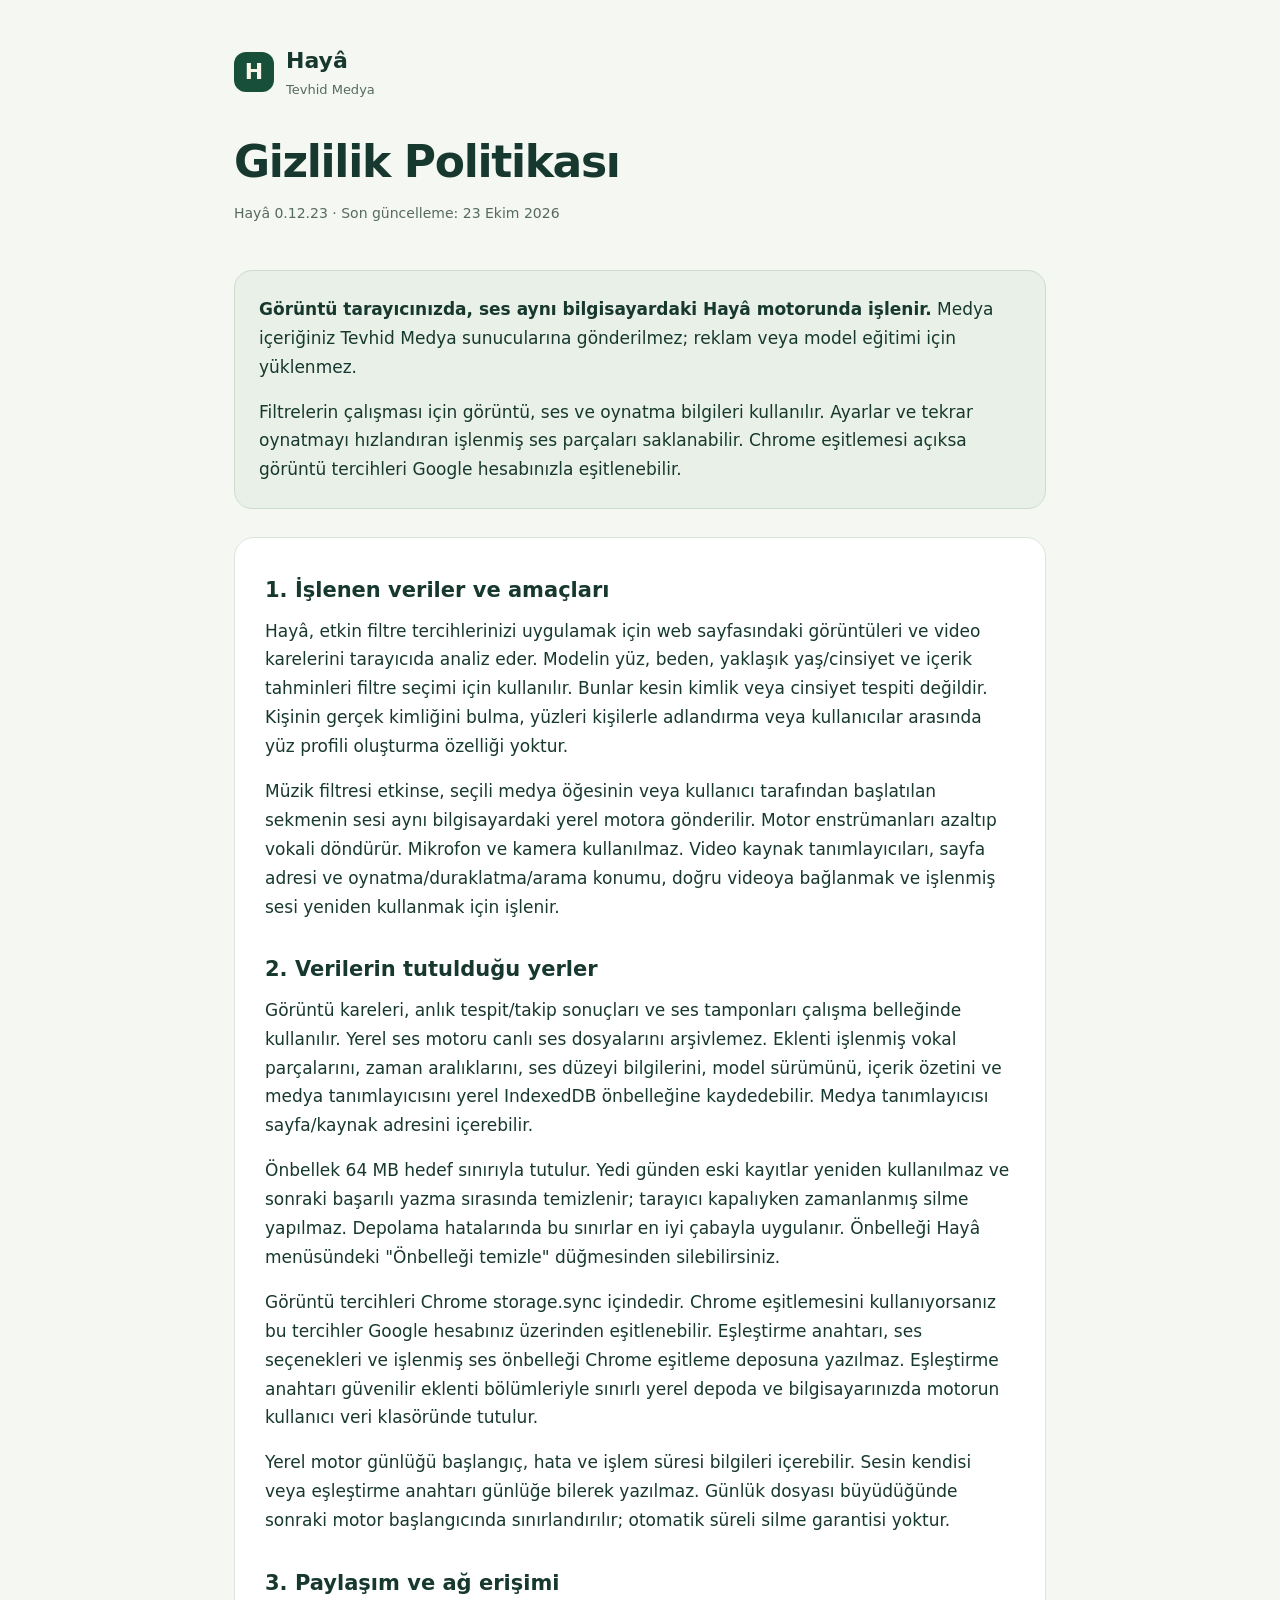
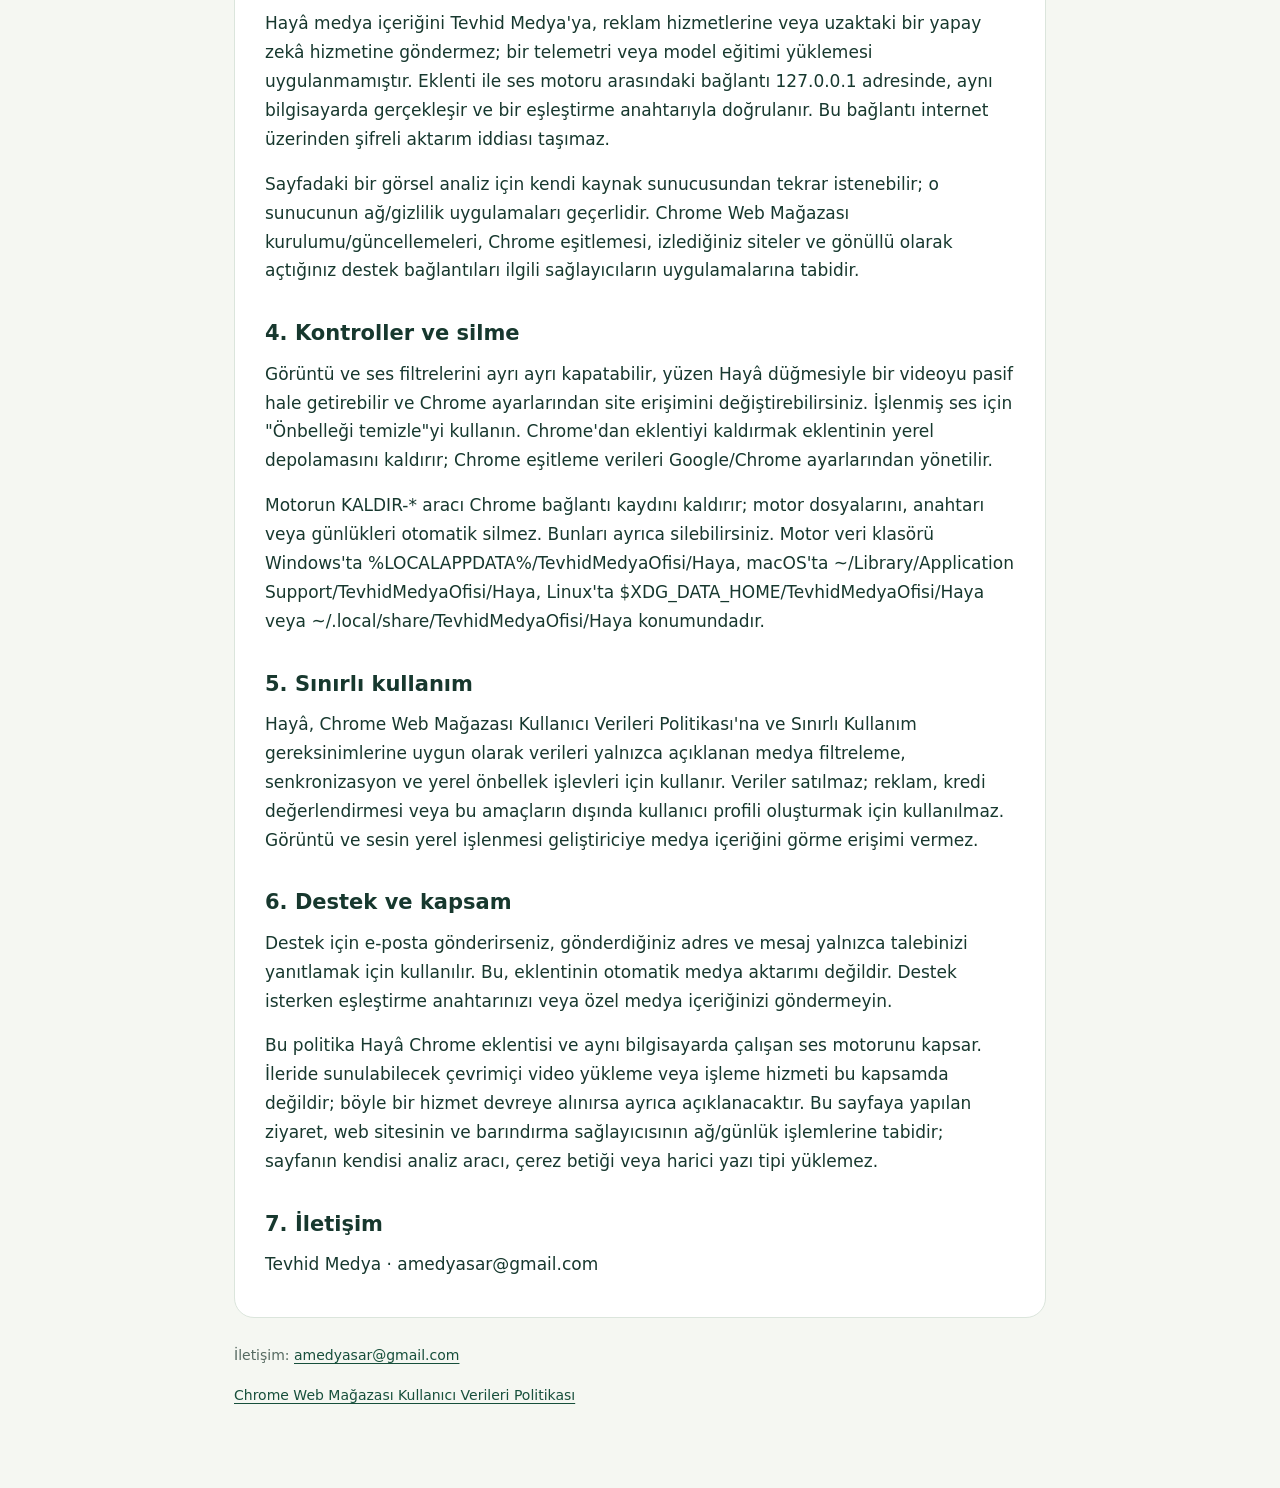
<file: index.html>
<!doctype html>
<html lang="tr"><head><meta charset="utf-8"><meta name="viewport" content="width=device-width,initial-scale=1"><meta name="color-scheme" content="light"><meta name="referrer" content="no-referrer"><meta name="description" content="Hayâ Chrome eklentisinin yerel görüntü ve ses işleme, önbellek ve gizlilik politikası. Tevhid Medya."><title>Hayâ · Gizlilik Politikası</title>
<style>
:root{color-scheme:light;--ink:#17382e;--muted:#566a61;--green:#174f3b;--line:#dbe5dc}*{box-sizing:border-box}body{margin:0;background:#f5f7f2;color:var(--ink);font:17px/1.7 system-ui,-apple-system,BlinkMacSystemFont,"Segoe UI",sans-serif}main{max-width:860px;margin:auto;padding:42px 24px 64px}.brand{display:flex;align-items:center;gap:12px;font-size:22px;font-weight:750}.mark{display:grid;place-items:center;background:var(--green);color:#faf6e8;width:40px;height:40px;border-radius:12px}.publisher{font-size:13px;color:var(--muted);font-weight:500}header{padding-bottom:28px}h1{font-size:clamp(30px,5vw,44px);line-height:1.15;letter-spacing:-.03em;margin:36px 0 14px}h2{font-size:21px;line-height:1.35;margin:34px 0 12px}p{margin:0 0 16px;overflow-wrap:anywhere}.meta{color:var(--muted);font-size:14px}.summary{padding:24px;background:#e8f0e8;border:1px solid #cddccf;border-radius:18px;margin-bottom:28px}.summary p:last-child{margin-bottom:0}article{padding:4px 30px 22px;background:white;border:1px solid var(--line);border-radius:20px}footer{margin-top:26px;font-size:14px;color:var(--muted)}a{color:var(--green);text-underline-offset:3px}a:focus-visible{outline:3px solid #8aab79;outline-offset:3px}@media(max-width:540px){main{padding:24px 16px 40px}article{padding:1px 20px 16px}.summary{padding:20px}}@media print{body{background:white}main{max-width:none;padding:0}article,.summary{border:0;padding:0}h2{break-after:avoid}p{orphans:3;widows:3}}
</style></head><body><main>
<header><div class="brand"><span class="mark" aria-hidden="true">H</span><div>Hayâ<div class="publisher">Tevhid Medya</div></div></div><h1>Gizlilik Politikası</h1><p class="meta">Hayâ 0.12.23 · Son güncelleme: <time datetime="2026-10-23">23 Ekim 2026</time></p></header>
<section class="summary" aria-label="Gizlilik özeti"><p><strong>Görüntü tarayıcınızda, ses aynı bilgisayardaki Hayâ motorunda işlenir.</strong> Medya içeriğiniz Tevhid Medya sunucularına gönderilmez; reklam veya model eğitimi için yüklenmez.</p><p>Filtrelerin çalışması için görüntü, ses ve oynatma bilgileri kullanılır. Ayarlar ve tekrar oynatmayı hızlandıran işlenmiş ses parçaları saklanabilir. Chrome eşitlemesi açıksa görüntü tercihleri Google hesabınızla eşitlenebilir.</p></section>
<article aria-label="Gizlilik politikasının tamamı">
<h2>1. İşlenen veriler ve amaçları</h2>
<p>Hayâ, etkin filtre tercihlerinizi uygulamak için web sayfasındaki görüntüleri ve video karelerini tarayıcıda analiz eder. Modelin yüz, beden, yaklaşık yaş/cinsiyet ve içerik tahminleri filtre seçimi için kullanılır. Bunlar kesin kimlik veya cinsiyet tespiti değildir. Kişinin gerçek kimliğini bulma, yüzleri kişilerle adlandırma veya kullanıcılar arasında yüz profili oluşturma özelliği yoktur.</p>
<p>Müzik filtresi etkinse, seçili medya öğesinin veya kullanıcı tarafından başlatılan sekmenin sesi aynı bilgisayardaki yerel motora gönderilir. Motor enstrümanları azaltıp vokali döndürür. Mikrofon ve kamera kullanılmaz. Video kaynak tanımlayıcıları, sayfa adresi ve oynatma/duraklatma/arama konumu, doğru videoya bağlanmak ve işlenmiş sesi yeniden kullanmak için işlenir.</p>
<h2>2. Verilerin tutulduğu yerler</h2>
<p>Görüntü kareleri, anlık tespit/takip sonuçları ve ses tamponları çalışma belleğinde kullanılır. Yerel ses motoru canlı ses dosyalarını arşivlemez. Eklenti işlenmiş vokal parçalarını, zaman aralıklarını, ses düzeyi bilgilerini, model sürümünü, içerik özetini ve medya tanımlayıcısını yerel IndexedDB önbelleğine kaydedebilir. Medya tanımlayıcısı sayfa/kaynak adresini içerebilir.</p>
<p>Önbellek 64 MB hedef sınırıyla tutulur. Yedi günden eski kayıtlar yeniden kullanılmaz ve sonraki başarılı yazma sırasında temizlenir; tarayıcı kapalıyken zamanlanmış silme yapılmaz. Depolama hatalarında bu sınırlar en iyi çabayla uygulanır. Önbelleği Hayâ menüsündeki &quot;Önbelleği temizle&quot; düğmesinden silebilirsiniz.</p>
<p>Görüntü tercihleri Chrome storage.sync içindedir. Chrome eşitlemesini kullanıyorsanız bu tercihler Google hesabınız üzerinden eşitlenebilir. Eşleştirme anahtarı, ses seçenekleri ve işlenmiş ses önbelleği Chrome eşitleme deposuna yazılmaz. Eşleştirme anahtarı güvenilir eklenti bölümleriyle sınırlı yerel depoda ve bilgisayarınızda motorun kullanıcı veri klasöründe tutulur.</p>
<p>Yerel motor günlüğü başlangıç, hata ve işlem süresi bilgileri içerebilir. Sesin kendisi veya eşleştirme anahtarı günlüğe bilerek yazılmaz. Günlük dosyası büyüdüğünde sonraki motor başlangıcında sınırlandırılır; otomatik süreli silme garantisi yoktur.</p>
<h2>3. Paylaşım ve ağ erişimi</h2>
<p>Hayâ medya içeriğini Tevhid Medya&#x27;ya, reklam hizmetlerine veya uzaktaki bir yapay zekâ hizmetine göndermez; bir telemetri veya model eğitimi yüklemesi uygulanmamıştır. Eklenti ile ses motoru arasındaki bağlantı 127.0.0.1 adresinde, aynı bilgisayarda gerçekleşir ve bir eşleştirme anahtarıyla doğrulanır. Bu bağlantı internet üzerinden şifreli aktarım iddiası taşımaz.</p>
<p>Sayfadaki bir görsel analiz için kendi kaynak sunucusundan tekrar istenebilir; o sunucunun ağ/gizlilik uygulamaları geçerlidir. Chrome Web Mağazası kurulumu/güncellemeleri, Chrome eşitlemesi, izlediğiniz siteler ve gönüllü olarak açtığınız destek bağlantıları ilgili sağlayıcıların uygulamalarına tabidir.</p>
<h2>4. Kontroller ve silme</h2>
<p>Görüntü ve ses filtrelerini ayrı ayrı kapatabilir, yüzen Hayâ düğmesiyle bir videoyu pasif hale getirebilir ve Chrome ayarlarından site erişimini değiştirebilirsiniz. İşlenmiş ses için &quot;Önbelleği temizle&quot;yi kullanın. Chrome&#x27;dan eklentiyi kaldırmak eklentinin yerel depolamasını kaldırır; Chrome eşitleme verileri Google/Chrome ayarlarından yönetilir.</p>
<p>Motorun KALDIR-* aracı Chrome bağlantı kaydını kaldırır; motor dosyalarını, anahtarı veya günlükleri otomatik silmez. Bunları ayrıca silebilirsiniz. Motor veri klasörü Windows&#x27;ta %LOCALAPPDATA%/TevhidMedyaOfisi/Haya, macOS&#x27;ta ~/Library/Application Support/TevhidMedyaOfisi/Haya, Linux&#x27;ta $XDG_DATA_HOME/TevhidMedyaOfisi/Haya veya ~/.local/share/TevhidMedyaOfisi/Haya konumundadır.</p>
<h2>5. Sınırlı kullanım</h2>
<p>Hayâ, Chrome Web Mağazası Kullanıcı Verileri Politikası&#x27;na ve Sınırlı Kullanım gereksinimlerine uygun olarak verileri yalnızca açıklanan medya filtreleme, senkronizasyon ve yerel önbellek işlevleri için kullanır. Veriler satılmaz; reklam, kredi değerlendirmesi veya bu amaçların dışında kullanıcı profili oluşturmak için kullanılmaz. Görüntü ve sesin yerel işlenmesi geliştiriciye medya içeriğini görme erişimi vermez.</p>
<h2>6. Destek ve kapsam</h2>
<p>Destek için e-posta gönderirseniz, gönderdiğiniz adres ve mesaj yalnızca talebinizi yanıtlamak için kullanılır. Bu, eklentinin otomatik medya aktarımı değildir. Destek isterken eşleştirme anahtarınızı veya özel medya içeriğinizi göndermeyin.</p>
<p>Bu politika Hayâ Chrome eklentisi ve aynı bilgisayarda çalışan ses motorunu kapsar. İleride sunulabilecek çevrimiçi video yükleme veya işleme hizmeti bu kapsamda değildir; böyle bir hizmet devreye alınırsa ayrıca açıklanacaktır. Bu sayfaya yapılan ziyaret, web sitesinin ve barındırma sağlayıcısının ağ/günlük işlemlerine tabidir; sayfanın kendisi analiz aracı, çerez betiği veya harici yazı tipi yüklemez.</p>
<h2>7. İletişim</h2>
<p>Tevhid Medya · amedyasar@gmail.com</p>
</article><footer><p>İletişim: <a href="mailto:amedyasar@gmail.com">amedyasar@gmail.com</a></p><p><a href="https://developer.chrome.com/docs/webstore/program-policies/user-data-faq" rel="noreferrer">Chrome Web Mağazası Kullanıcı Verileri Politikası</a></p></footer></main></body></html>
</file>
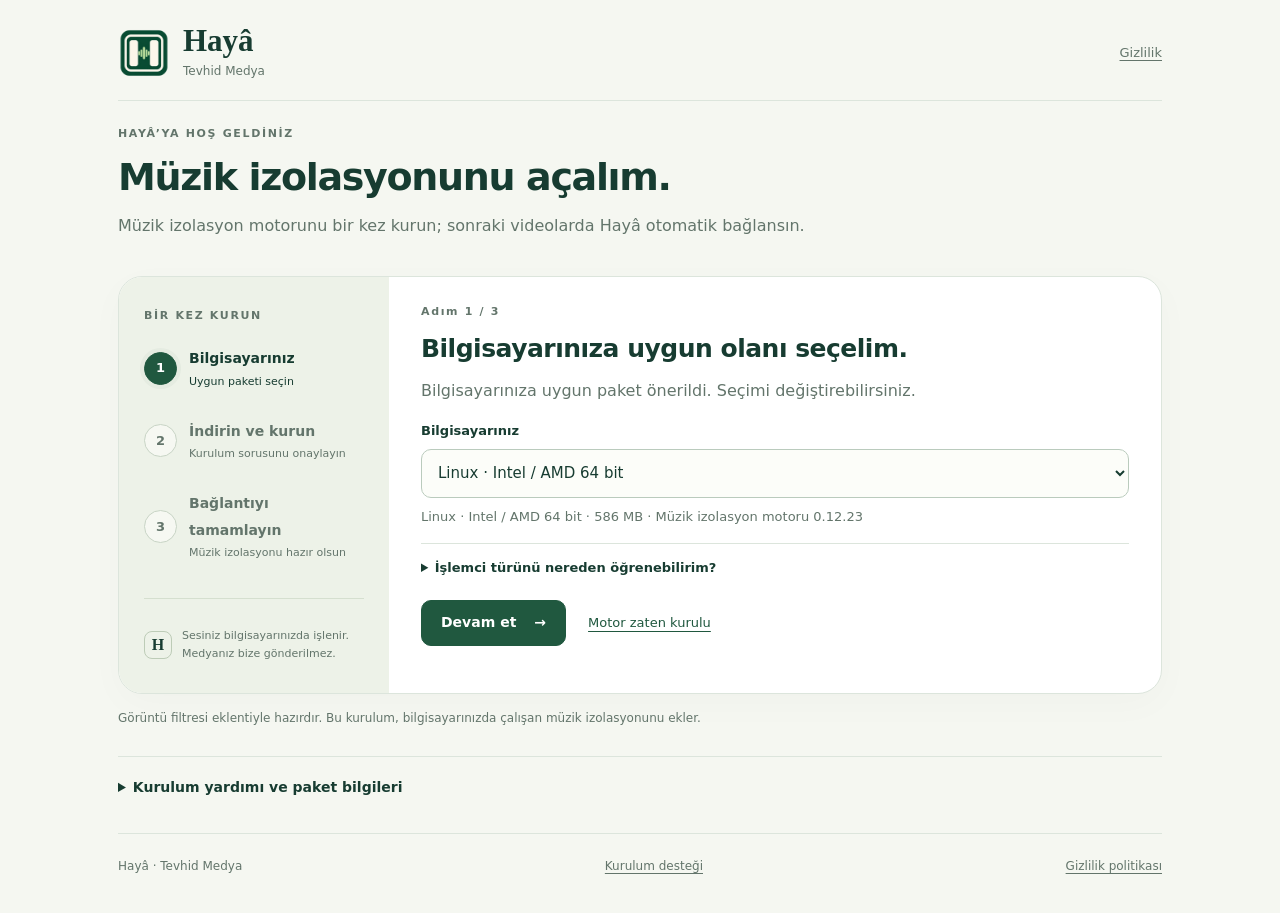
<file: kurulum.html>
<!doctype html><html lang="tr"><head><meta charset="utf-8"><meta name="viewport" content="width=device-width,initial-scale=1"><meta name="referrer" content="no-referrer"><meta name="description" content="Hayâ müzik izolasyon motoru: bilgisayarınıza uygun paketi seçin, indirin ve adım adım kurun."><title>Hayâ · Müzik izolasyon motoru kurulumu</title><link rel="stylesheet" href="help.css"></head><body><main><header class="help-brand"><img src="haya-icon.png" width="52" height="52" alt=""><div><div class="wordmark">Hayâ</div><p>Tevhid Medya</p></div><nav><a href="https://sultanamed.github.io/haya-privacy/" target="_blank" rel="noopener noreferrer">Gizlilik</a></nav></header><div class="hero"><p class="eyebrow">HAYÂ’YA HOŞ GELDİNİZ</p><h1>Müzik izolasyonunu açalım.</h1><p>Müzik izolasyon motorunu bir kez kurun; sonraki videolarda Hayâ otomatik bağlansın.</p></div><section class="setup-shell" aria-label="Müzik izolasyon motoru kurulumu">
<aside class="setup-sidebar"><p class="eyebrow">BİR KEZ KURUN</p><ol class="step-list">
<li data-setup-nav="1" aria-current="step"><span class="step-number">1</span><div><strong>Bilgisayarınız</strong><small>Uygun paketi seçin</small></div></li>
<li data-setup-nav="2"><span class="step-number">2</span><div><strong>İndirin ve kurun</strong><small>Kurulum sorusunu onaylayın</small></div></li>
<li data-setup-nav="3"><span class="step-number">3</span><div><strong>Bağlantıyı tamamlayın</strong><small>Müzik izolasyonu hazır olsun</small></div></li>
</ol><div class="local-note"><span aria-hidden="true">H</span><p>Sesiniz bilgisayarınızda işlenir.<br>Medyanız bize gönderilmez.</p></div></aside>
<div class="setup-content"><p class="eyebrow" id="step-counter">Adım 1 / 3</p>
<section data-setup-panel="1" aria-labelledby="step-title-1">
<h2 id="step-title-1" tabindex="-1">Bilgisayarınıza uygun olanı seçelim.</h2>
<p id="detection-note" class="muted" role="status">Bilgisayarınızın türü kontrol ediliyor…</p>
<label for="device">Bilgisayarınız</label><select id="device" aria-describedby="device-summary">
<option value="">Bilgisayar ve işlemci türünü seçin</option>
<option value="windows-x64">Windows · Intel / AMD 64 bit</option><option value="macos-arm64">Mac · Apple Silicon (M serisi)</option><option value="linux-x64">Linux · Intel / AMD 64 bit</option>
<option value="macos-intel">Mac · Intel</option><option value="windows-arm">Windows · ARM</option><option value="linux-arm">Linux · ARM</option><option value="32bit">32 bit bilgisayar</option><option value="mobile">Telefon / tablet</option><option value="other">Diğer sistem</option></select>
<p id="device-summary" class="device-summary" role="status"></p>
<p id="unsupported" class="notice" hidden>Uygun paket hazır olduğunda burada sunulacak. Desteklenen masaüstü Chrome’da görüntü filtresini motor olmadan kullanabilirsiniz.</p>
<details class="device-help"><summary>İşlemci türünü nereden öğrenebilirim?</summary><p><strong>Mac:</strong> Apple menüsü → Bu Mac Hakkında. “Çip” alanında M1, M2 veya sonraki bir M serisi yazıyorsa Apple Silicon’u seçin.</p><p><strong>Windows:</strong> Ayarlar → Sistem → Hakkında → Sistem türü. x64 tabanlı işlemci için Intel / AMD 64 bit’i seçin; ARM farklıdır.</p><p><strong>Linux:</strong> Sistem bilgilerinizi kontrol edin. x86_64, Intel / AMD 64 bit paketidir. Ubuntu 22.04 tabanlıdır; Kali/Debian’da ek sistem kitaplıkları gerekebilir.</p></details>
<div class="actions"><button id="device-next" class="button" type="button" disabled>Devam et <span aria-hidden="true">→</span></button><button id="already-installed" class="text-button" type="button">Motor zaten kurulu</button></div>
</section>
<section data-setup-panel="2" aria-labelledby="step-title-2" hidden>
<h2 id="step-title-2" tabindex="-1">Müzik izolasyon motorunu kurun.</h2><p class="muted" id="chosen-device"></p>
<a id="motor-download" class="button download" rel="noreferrer">Uygun paketi seçin</a><p id="download-state" class="small muted" role="status"></p>
<ol class="install-list"><li><strong>ZIP dosyasının tamamını çıkarın.</strong><p>Kalıcı bir klasör seçin. Kurulumdan sonra bu klasörü taşımayın.</p></li><li><strong><code id="install-command"></code></strong><p id="install-instruction"></p></li><li><strong>Kurulum tamamlanınca buraya dönün.</strong><p>Aşağıdaki düğmeyle son adıma geçin.</p></li></ol>
<details class="device-help"><summary>İndirmeden önce</summary><p>Python ve ses modeli pakete dahildir. Ayrı Python kurulumu gerekmez. Yaklaşık 2 GB boş alan ve ZIP’i saklayacaksanız dosya boyutu kadar ek alan ayırın.</p><p>Mevcut motor paketleri imzasız ön sürümdür. Sistem kurulumu engellerse güvenlik ayarlarınızı kapatmayın; <a href="mailto:amedyasar@gmail.com">destek alın</a>.</p></details>
<div class="actions"><button id="installed-next" class="button" type="button">Kurdum, devam et <span aria-hidden="true">→</span></button><button id="back-device" class="text-button" type="button">Geri</button></div>
</section>
<section data-setup-panel="3" aria-labelledby="step-title-3" hidden>
<h2 id="step-title-3" tabindex="-1">Son bir bağlantı kontrolü.</h2>
<p id="local-connection-help" class="muted" hidden>Hayâ, kurduğunuz müzik izolasyon motoruna bağlanacak. Eşleştirme kodu girmeniz gerekmez.</p>
<div id="extension-connection-help"><p class="muted">Bağlantıyı Chrome’daki Hayâ eklentisinin içinden tamamlayın.</p><ol class="install-list"><li><strong>Chrome araç çubuğundaki uzantılar simgesini açın.</strong><p>Listeden Hayâ’yı seçin.</p></li><li><strong>Hayâ menüsündeki “Bağlan” düğmesine basın.</strong><p>Yeni kurulum ekranında “Motor zaten kurulu” seçeneği de aynı kontrolü başlatır.</p></li><li><strong>“Müzik izolasyonu hazır” mesajını bekleyin.</strong><p>Sonraki videolarda motor otomatik bağlanır.</p></li></ol><p class="small">Hayâ henüz kurulu değilse <a href="https://chromewebstore.google.com/detail/fkgjadiaajefdlgofbeidhghmhcniifk" target="_blank" rel="noopener noreferrer">Chrome Web Mağazası’ndan ekleyin</a>.</p></div>
<p id="connection-state" class="connection-state" role="status" aria-live="polite">Bağlantı henüz kontrol edilmedi.</p>
<button id="connect" class="button" type="button" hidden>Bağlantıyı kontrol et</button>
<div id="ready-actions" class="ready-actions" hidden><strong>Artık video sayfanıza dönebilirsiniz.</strong><p>Görüntü filtresi ve müzik izolasyonu varsayılan olarak açıktır. İkisini Hayâ menüsünden ayrı ayrı yönetebilirsiniz.</p></div>
<div class="actions"><button id="back-install" class="text-button" type="button">Kurulum adımlarına dön</button></div>
</section></div></section><p class="below-note">Görüntü filtresi eklentiyle hazırdır. Bu kurulum, bilgisayarınızda çalışan müzik izolasyonunu ekler.</p><details class="more-info"><summary>Kurulum yardımı ve paket bilgileri</summary><section class="help" aria-labelledby="help"><h2 id="help">Kurulum yardımı</h2>
<details><summary>Müzik izolasyon motoru neden bir kez kuruluyor?</summary><p>Enstrüman ayrıştırma modeli ve çalışma ortamı bilgisayarınızda çalışır. Eklenti motoru sessizce kurmaz. KUR dosyası yalnızca bu bilgisayardaki Chrome kullanıcısının bağlantısını kaydeder. Medya içeriği Tevhid Medya’ya gönderilmez.</p></details>
<details><summary>Windows’ta DLL veya ses bileşeni hatası görüyorum</summary><p>Paketteki <code>prerequisites/VC_redist.x64.exe</code> resmi Microsoft bileşenini kurun, ardından Hayâ’dan Bağlan’ı tekrar deneyin.</p></details>
<details><summary>Linux’ta kurulum penceresi açılmıyor</summary><p>Aynı klasörde <code>./runtime/bin/python3 -X utf8 -I -B packaging/install_native.py</code> çalıştırabilirsiniz. Ayrı Python kurulumu gerekmez. Bir sistem kitaplığı eksikse hata mesajını ve dağıtım sürümünü destek adresine iletin.</p></details>
<details><summary>Görüntü ve müzik filtresini ayrı kullanabilir miyim?</summary><p>Evet. Görüntü filtresini kapatıp müzik izolasyonunu kullanabilir veya yalnızca görüntüyü filtreleyebilirsiniz. Motor kurulmamışsa görüntü filtresi kullanılabilir. İlk ses hazırlığı birkaç saniye sürebilir; hız donanıma bağlıdır. Şarkı vokalleri ve bazı enstrüman kalıntıları kalabilir; kusursuz tespit garantisi yoktur.</p></details>
<details><summary>Pakette başka bir kurulum rehberi var</summary><p>Eski ONCE-BUNU-OKUYUN dosyasındaki manuel test yolu yerine bu sayfadaki KUR ve Bağlan adımlarını uygulayın. Paketteki extension klasörünü ayrıca yüklemeyin; eklentiyi Chrome Web Mağazası’ndan kurun.</p></details>
<details><summary>Nasıl kaldırırım?</summary><p>Paket içindeki KALDIR dosyasını çalıştırın. Bu işlem Chrome bağlantısını kaldırır; motor dosyalarını, ayarlarınızı veya günlükleri otomatik silmez. Ayrıntılar <a href="./">gizlilik politikasında</a> açıklanır.</p></details>
</section>
<p>Motor 0.12.23 · Hayâ 0.12.23–0.12.25 ile uyumlu.</p><p><a href="KURULUM-CHROME.txt">Yazdırılabilir kurulum rehberi</a> · <a href="https://github.com/sultanamed/haya-privacy/releases/tag/ses-motoru-v0.12.23" rel="noreferrer">Paketler, lisanslar ve test raporları</a></p></details><footer><p>Hayâ · Tevhid Medya</p><a href="mailto:amedyasar@gmail.com">Kurulum desteği</a><a href="https://sultanamed.github.io/haya-privacy/" target="_blank" rel="noopener noreferrer">Gizlilik politikası</a></footer></main><script type="module" src="setup.js"></script></body></html>
</file>
<file: help.css>
:root{color-scheme:light;--ink:#173c31;--muted:#63756b;--green:#20583f;--line:#dce5dc;--paper:#f5f7f1;--soft:#edf3e9;--accent:#b5cf91}
*{box-sizing:border-box}[hidden]{display:none!important}body{margin:0;background:var(--paper);color:var(--ink);font:16px/1.65 system-ui,-apple-system,BlinkMacSystemFont,"Segoe UI",sans-serif}main{max-width:1100px;margin:auto;padding:24px 28px 36px}.help-brand{display:flex;align-items:center;gap:13px;padding-bottom:18px;border-bottom:1px solid var(--line)}.help-brand img{width:52px;height:52px;border-radius:13px}.wordmark{font:600 31px/1.1 Georgia,serif}.help-brand p{margin:4px 0 0;font-size:12px;color:var(--muted)}.help-brand nav{margin-left:auto;font-size:13px}.help-brand a{color:var(--muted)}.hero{padding:24px 0 22px;max-width:940px}.eyebrow{font-size:11px;letter-spacing:.15em;font-weight:700;color:var(--muted);margin:0 0 12px}h1{font-size:clamp(30px,4vw,38px);line-height:1.18;letter-spacing:-.035em;margin:0 0 13px}h2{font-size:25px;line-height:1.3;letter-spacing:-.02em;margin:0 0 12px}h2:focus{outline:none}p{margin:0 0 15px}.hero p:last-child{font-size:16px;color:var(--muted);max-width:900px}.muted{color:var(--muted)}.small{font-size:13px}a{color:var(--green);text-underline-offset:3px}.setup-shell{display:grid;grid-template-columns:270px minmax(0,1fr);border:1px solid var(--line);border-radius:24px;background:white;overflow:hidden;box-shadow:0 10px 38px #193f2f06}.setup-sidebar{background:#edf2e8;padding:30px 25px;display:flex;flex-direction:column}.step-list{list-style:none;padding:0;margin:8px 0 36px;display:grid;gap:27px}.step-list li{display:flex;align-items:center;gap:12px;color:var(--muted)}.step-number{display:grid;place-items:center;flex:none;width:33px;height:33px;border-radius:50%;border:1px solid #c8d4c5;font-size:13px;font-weight:650;background:#f6f8f2}.step-list strong{font-size:14px;font-weight:650}.step-list small{display:block;font-size:11px;margin-top:1px}.step-list [aria-current]{color:var(--ink)}.step-list [aria-current] .step-number{background:var(--green);border-color:var(--green);color:white;box-shadow:0 0 0 4px #20583f0a}.local-note{margin-top:auto;padding-top:28px;border-top:1px solid #d5dfcf;display:flex;align-items:center;gap:10px}.local-note>span{display:grid;place-items:center;border:1px solid #bdccb7;border-radius:8px;width:28px;height:28px;font:600 16px Georgia}.local-note p{font-size:11px;line-height:1.6;margin:0;color:var(--muted)}.setup-content{padding:26px 32px;min-height:410px}label{display:block;font-size:13px;font-weight:650;margin:16px 0 7px}select{width:100%;min-height:49px;border:1px solid #bacbbd;border-radius:10px;background:#fcfdf9;color:var(--ink);padding:10px 12px;font:inherit;font-size:15px}.device-summary{font-size:13px;margin:8px 0 15px;color:var(--muted);min-height:22px}.button{display:inline-flex;justify-content:center;align-items:center;gap:18px;background:var(--green);color:white;border:1px solid var(--green);border-radius:10px;padding:12px 19px;font:600 14px/1.4 system-ui;text-decoration:none;cursor:pointer;min-height:45px;transition:background .15s,border-color .15s}.button:hover{background:#28694c;border-color:#28694c}.button:disabled{opacity:.5;cursor:default}.button[aria-busy=true]{cursor:wait}.button[aria-busy=true]:before{content:"";width:13px;height:13px;border:2px solid #ffffff66;border-top-color:white;border-radius:50%;animation:spin 1s linear infinite}.text-button{background:none;border:0;padding:10px 0;font:500 13px/1.5 system-ui;color:var(--green);cursor:pointer;text-decoration:underline;text-underline-offset:4px}.actions{display:flex;align-items:center;gap:22px;flex-wrap:wrap;margin-top:22px}.device-help{font-size:13px;border-top:1px solid var(--line);padding-top:13px}.device-help p{margin:12px 0 0}summary{cursor:pointer;font-weight:550}button:focus-visible,a:focus-visible,select:focus-visible,summary:focus-visible{outline:3px solid #a6c58c;outline-offset:4px}.download{margin:5px 0 9px}.install-list{padding:0 0 0 21px;margin:20px 0}.install-list li{padding-left:4px;margin:13px 0}.install-list strong{font-size:14px}.install-list p{font-size:13px;margin:3px 0;color:var(--muted)}code{font:500 13px/1.5 ui-monospace,monospace;overflow-wrap:anywhere;background:var(--soft);border-radius:5px;padding:3px 6px}.notice,.connection-state{background:var(--soft);padding:14px 17px;border:1px solid var(--line);border-radius:11px;font-size:14px}.connection-state[data-state=ready]{border-color:#b4d1a7;background:#edf6e8;color:#225333}.connection-state[data-state=attention]{background:#fbf4e7;border-color:#e7d7af}.ready-actions{padding-top:20px;font-size:14px}.ready-actions p{margin-top:7px;color:var(--muted)}.below-note{font-size:12px;color:var(--muted);margin:15px 0 28px}.more-info{border-top:1px solid var(--line);padding:19px 0;font-size:14px}.more-info summary{font-size:14px}.more-info h2{font-size:19px;margin:24px 0 10px}.more-info li{margin:9px 0}.more-info details{margin:15px 0}.more-info p{margin:12px 0}.help h2{font-size:20px;margin-top:22px}.help details{padding:13px 0;border-bottom:1px solid var(--line)}footer{display:flex;flex-wrap:wrap;gap:12px;justify-content:space-between;font-size:12px;color:var(--muted);padding-top:23px;border-top:1px solid var(--line);margin-top:15px}footer p{margin:0}footer a{color:var(--muted)}@keyframes spin{to{transform:rotate(360deg)}}@media(prefers-reduced-motion:reduce){*,*:before{animation:none!important;transition:none!important}}@media(max-width:720px){main{padding:22px 17px 30px}.hero{padding:25px 0 22px}.setup-shell{grid-template-columns:1fr;border-radius:18px}.setup-sidebar{padding:19px 18px}.setup-sidebar>.eyebrow,.local-note{display:none}.step-list{grid-template-columns:repeat(3,minmax(0,1fr));gap:10px;margin:0}.step-list li{align-items:flex-start;gap:7px}.step-list strong{font-size:11px;line-height:1.35;display:block}.step-list small{display:none}.step-number{width:25px;height:25px;font-size:11px}.setup-content{padding:24px 21px;min-height:0}h2{font-size:22px}.help-brand nav{font-size:11px}.actions{gap:17px}.button{padding:12px 16px}.hero p:last-child{font-size:15px}}
</file>
